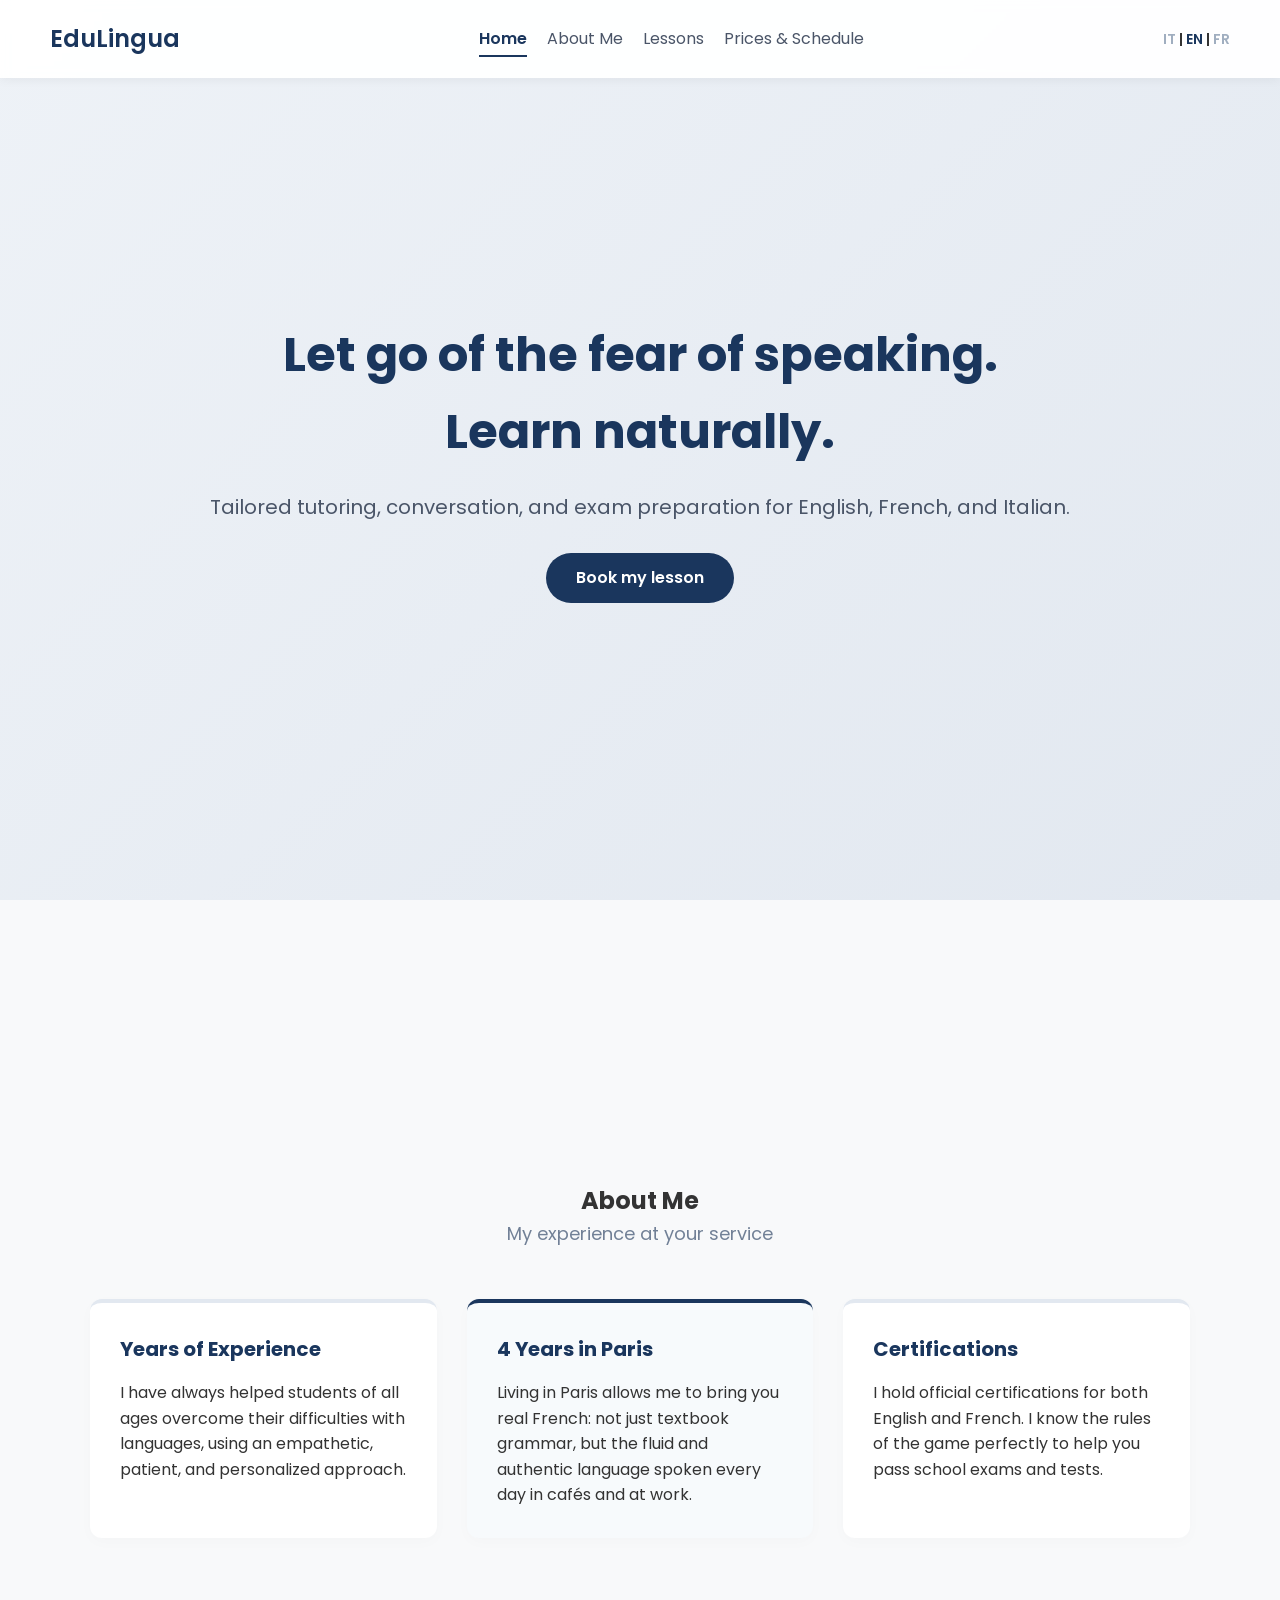
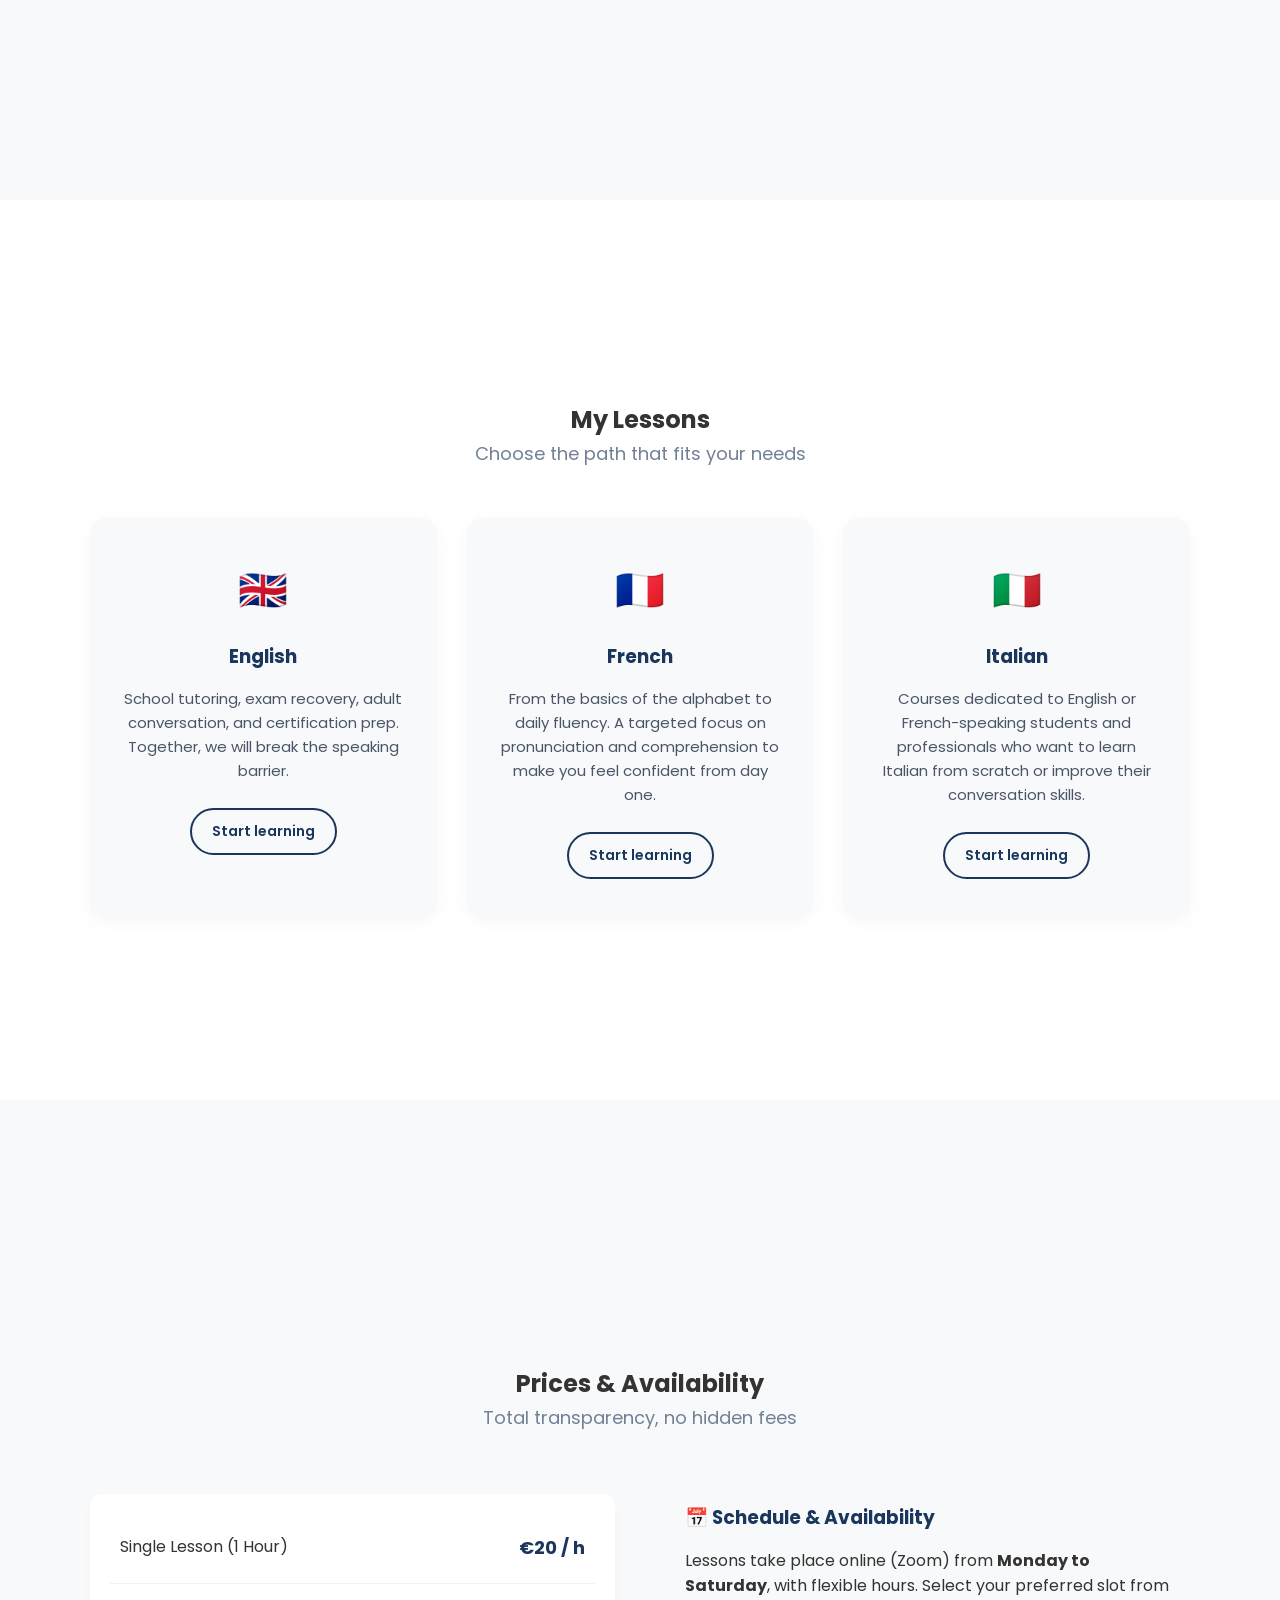
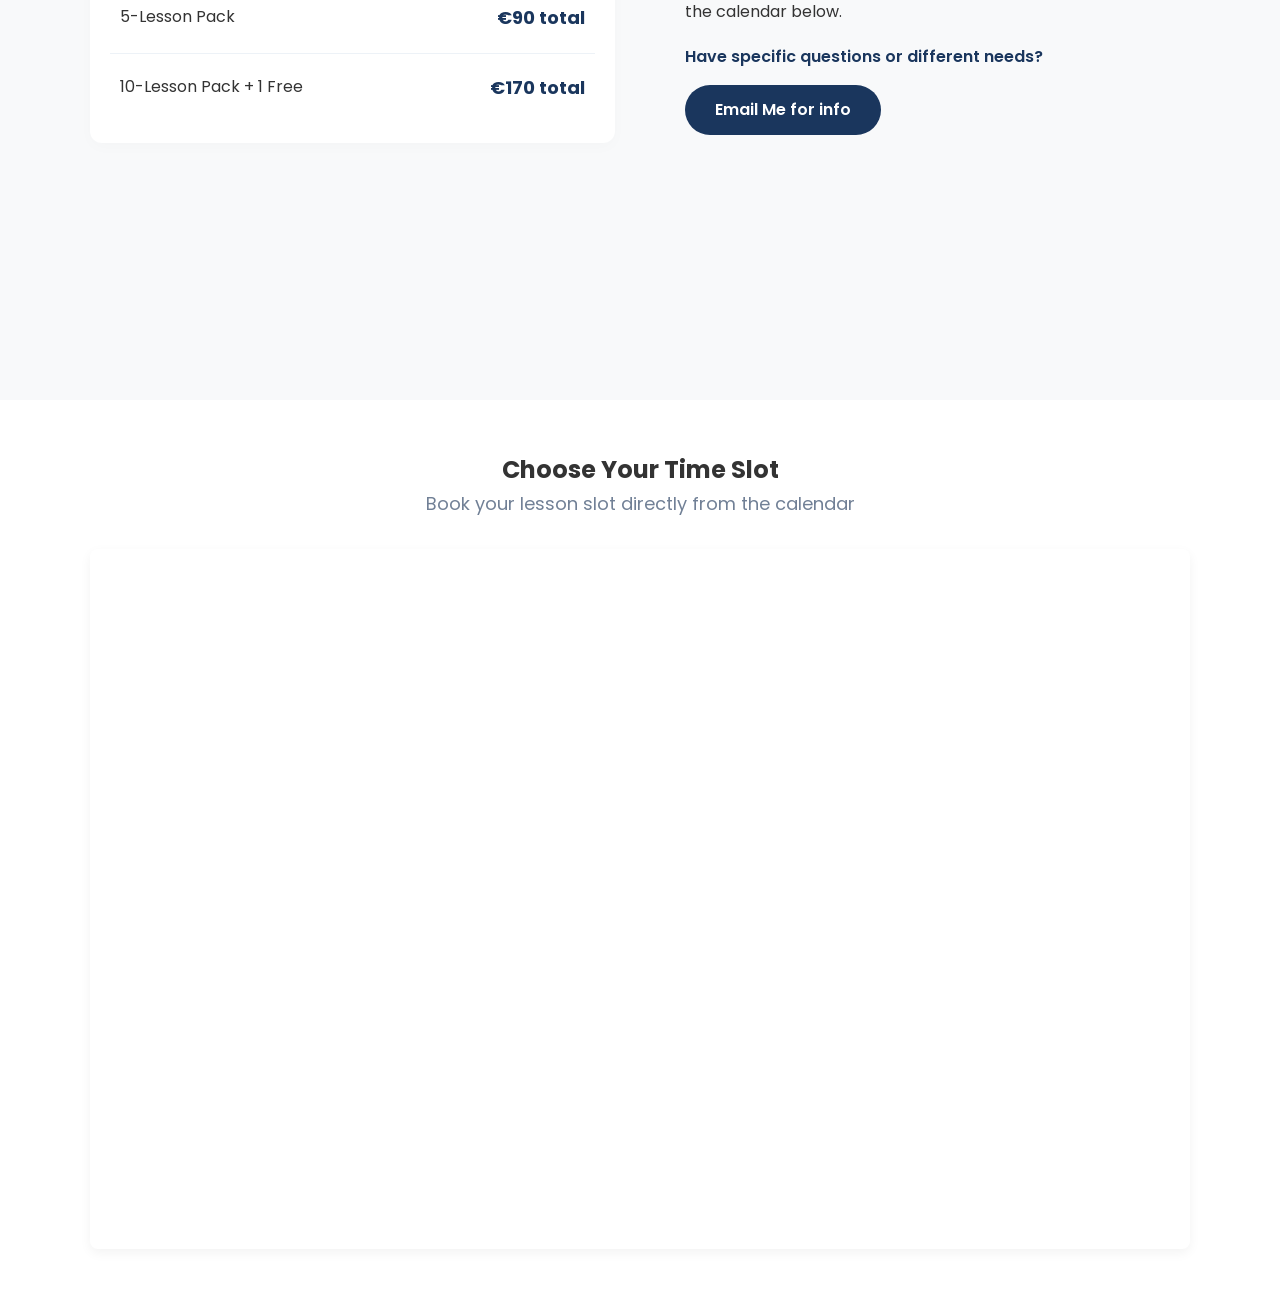
<file: index.html>
<!DOCTYPE html>
<html lang="en">
<head>
    <meta charset="UTF-8">
    <title>EduLingua</title>
    <script>
        // Questo codice rileva la lingua del browser dell'utente
        const userLang = navigator.language || navigator.userLanguage; 
        
        if (userLang.startsWith('fr')) {
            window.location.href = "index-fr.html"; // Se è francese, vai al sito in francese
        } else if (userLang.startsWith('it')) {
            window.location.href = "index-it.html"; // Se è italiano, vai al sito in italiano
        } else {
            window.location.href = "index-en.html"; // Per tutti gli altri (inglese e resto del mondo)
        }
    </script>
</head>
<body>
    </body>
</html>
</file>
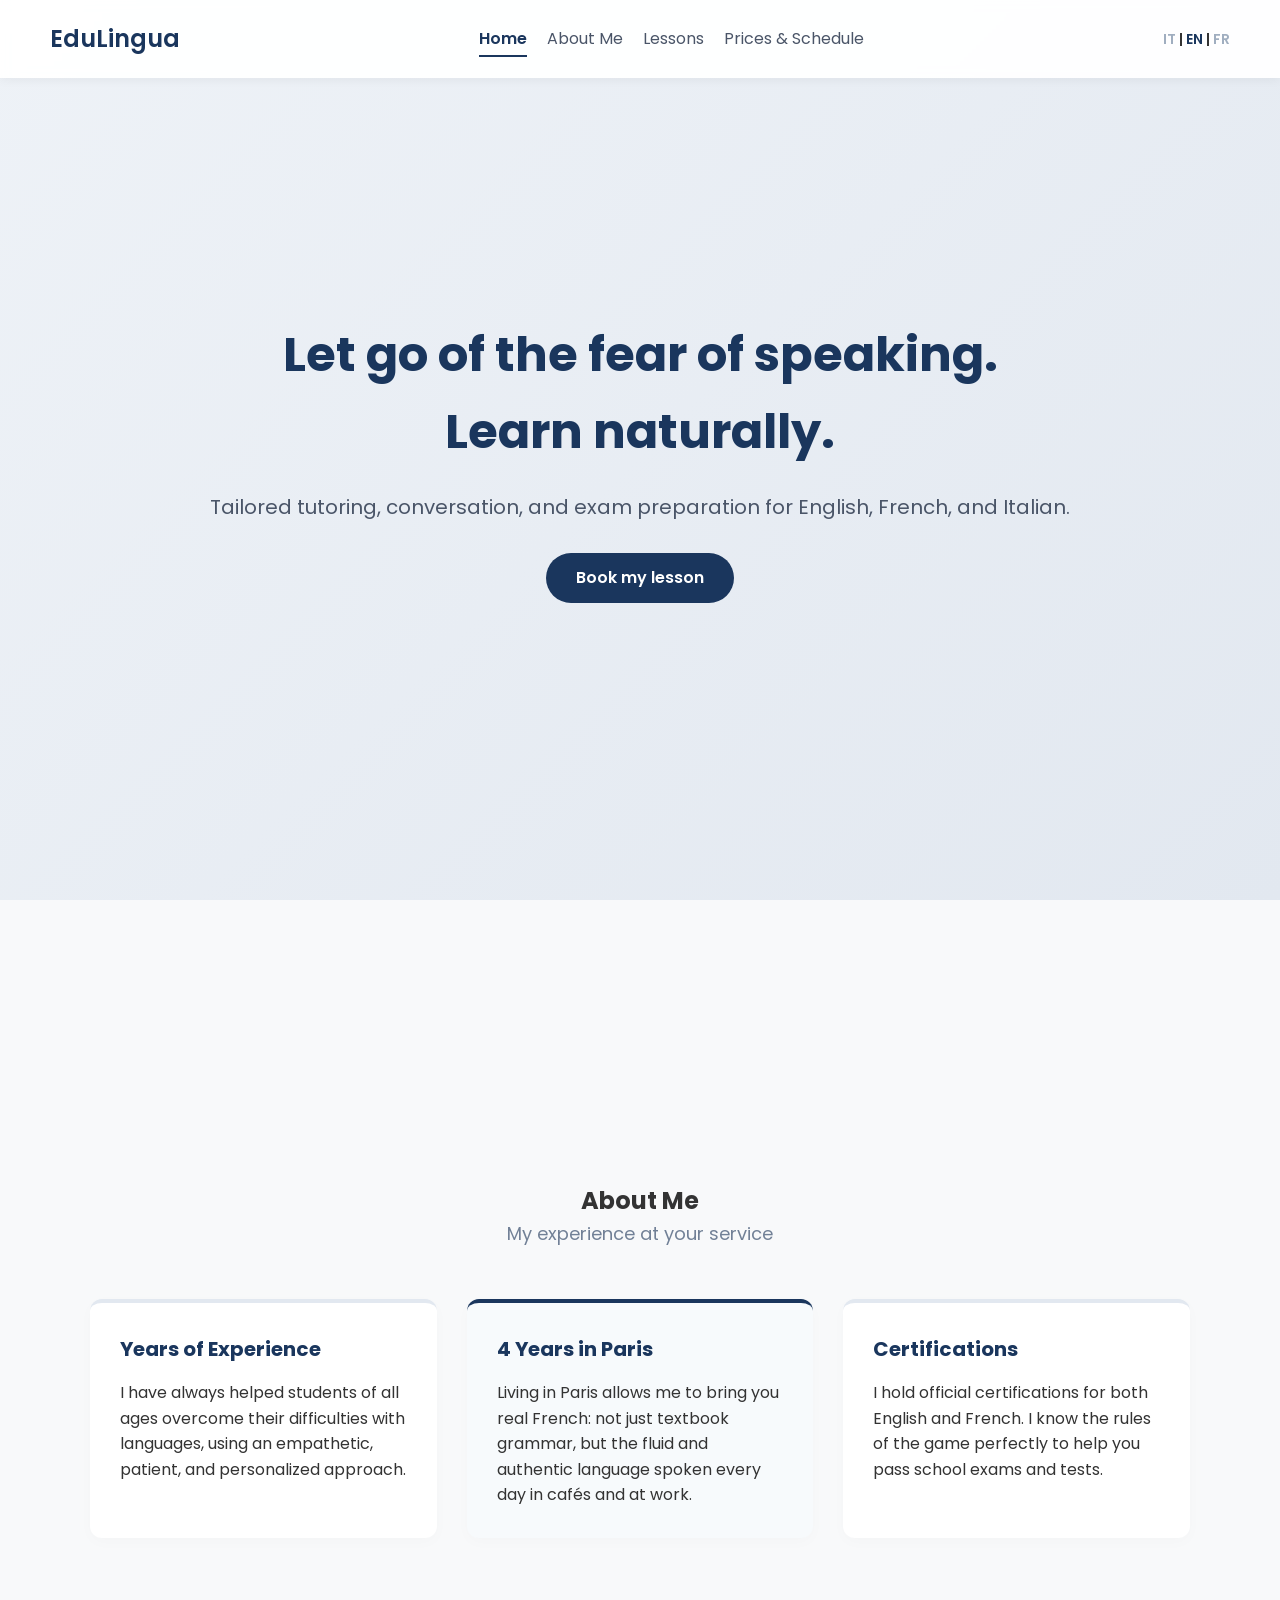
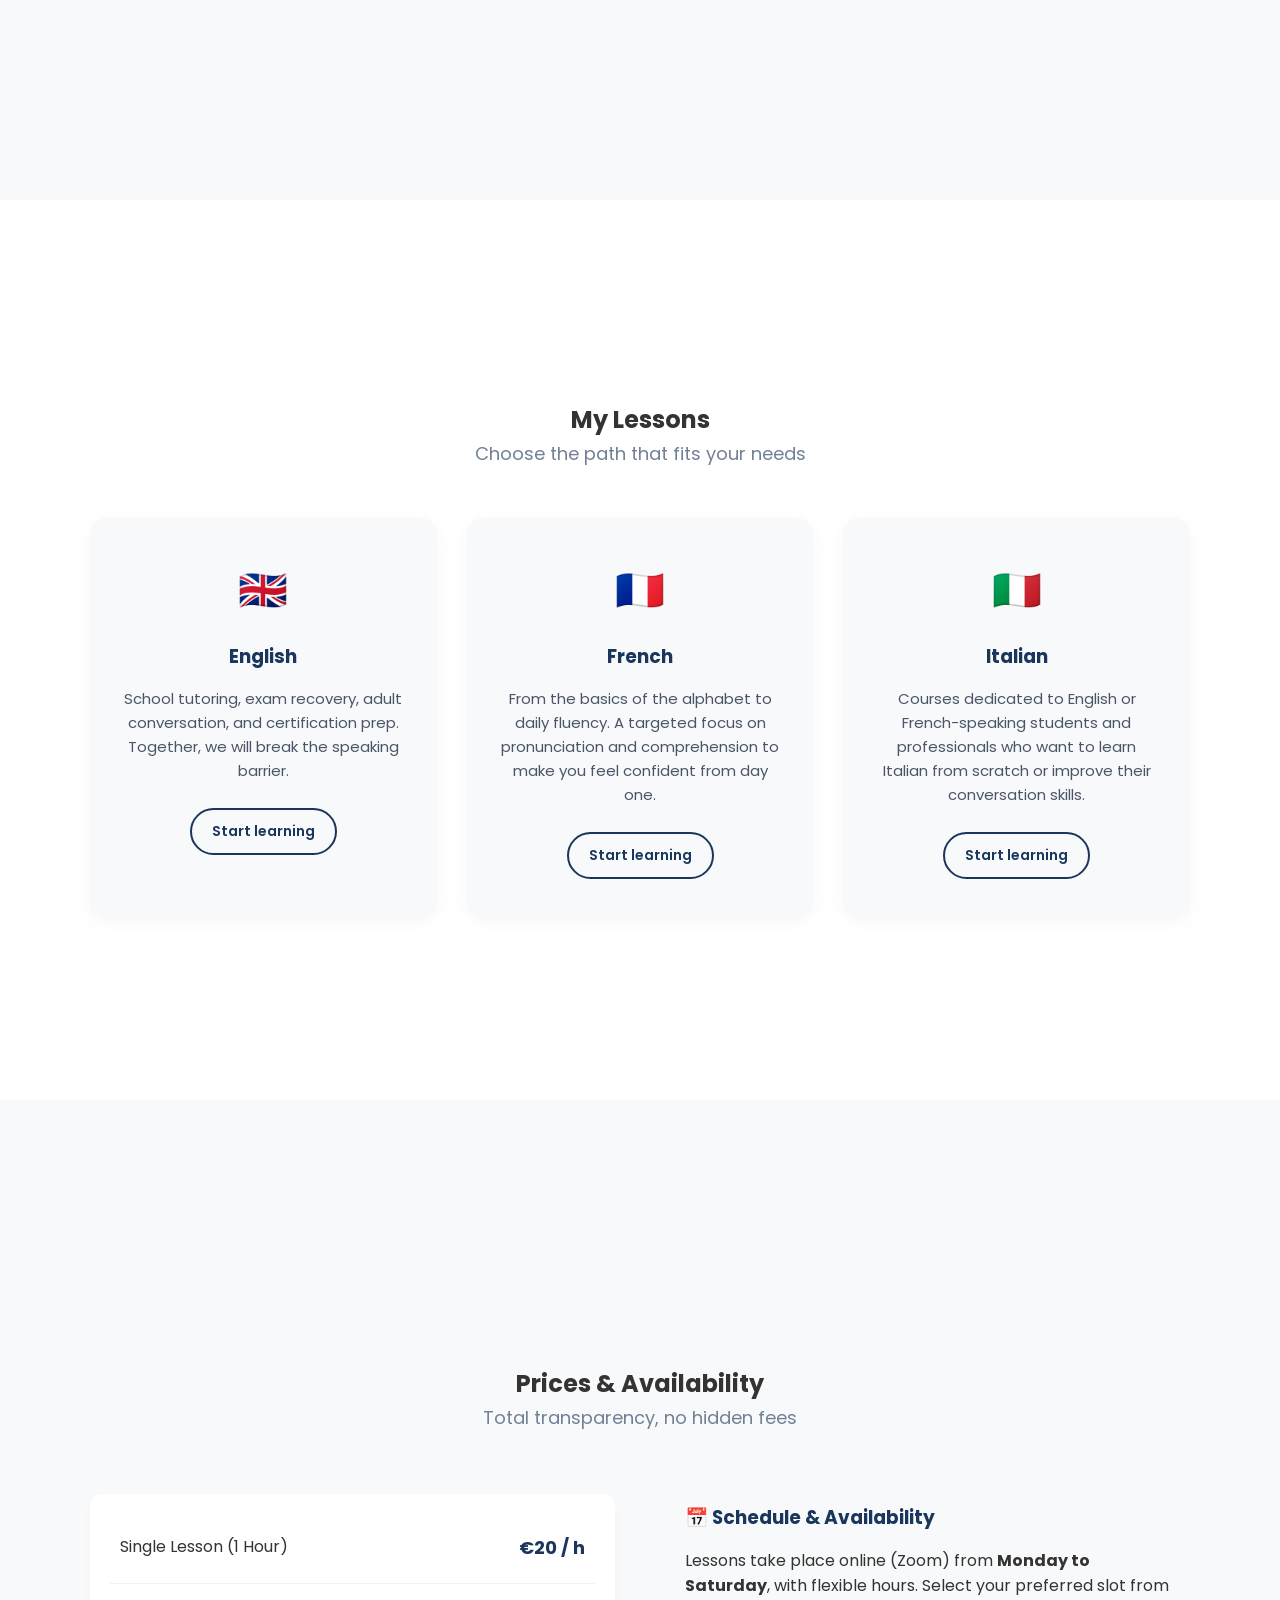
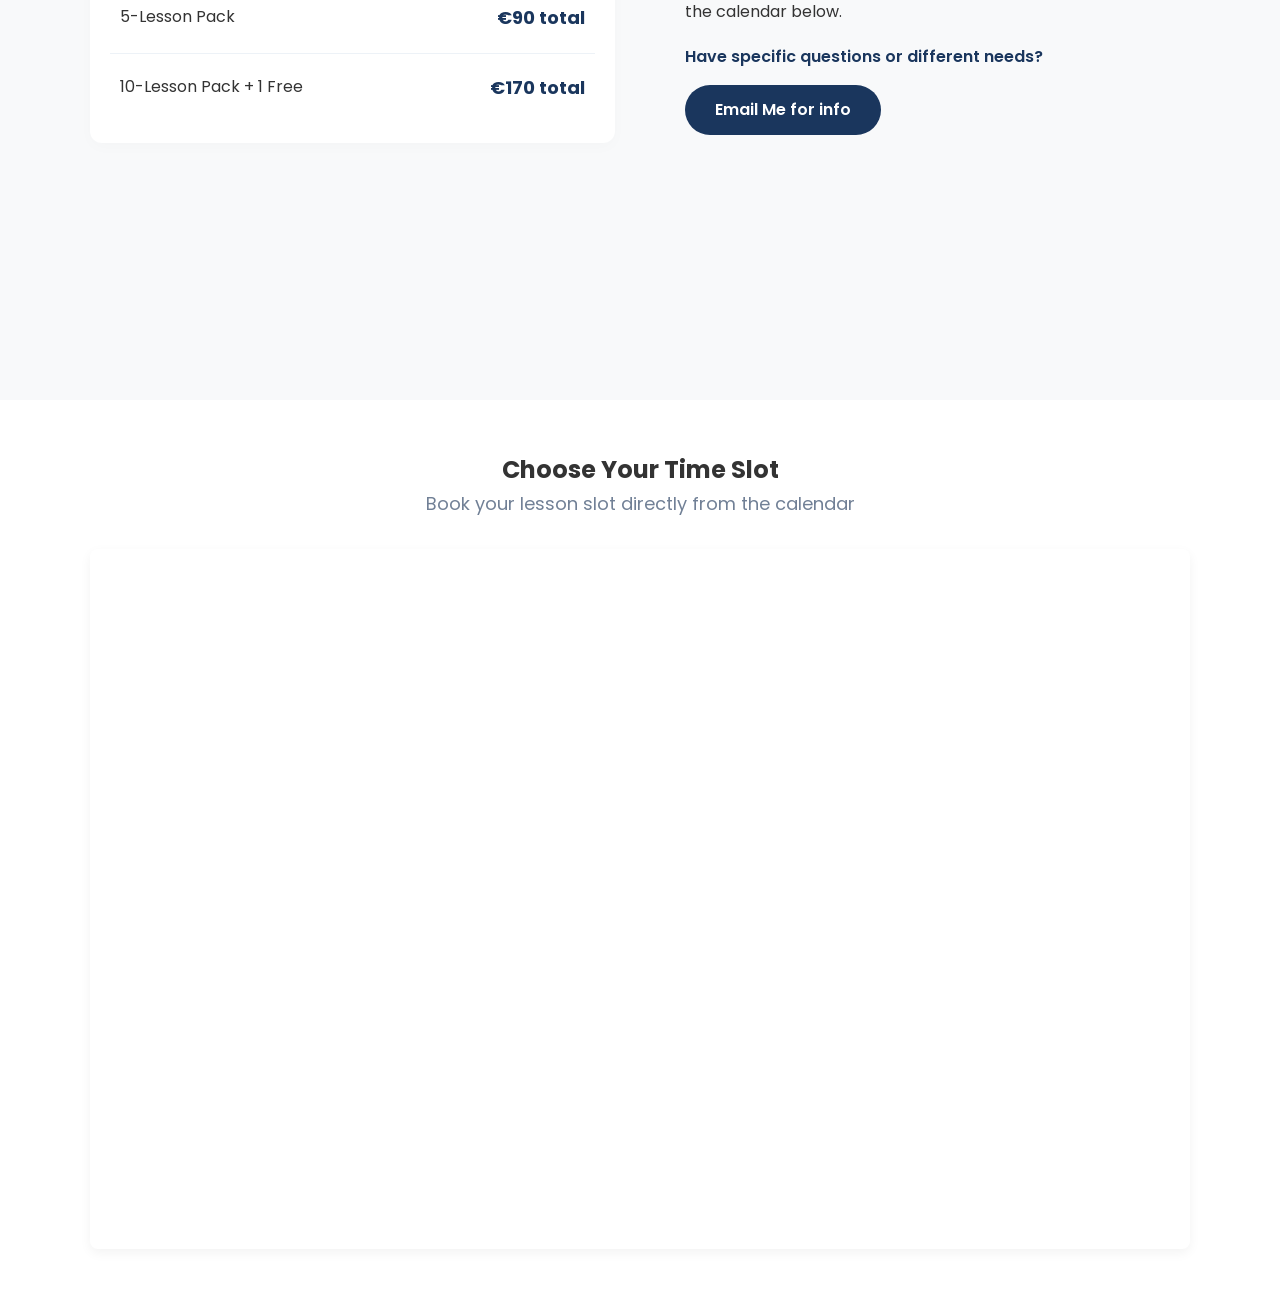
<file: index-en.html>
<!DOCTYPE html>
<html lang="en">
<head>
    <meta charset="UTF-8">
    <meta name="viewport" content="width=device-width, initial-scale=1.0">
    <title>EduLingua - Language Tutoring</title>
    <link href="https://fonts.googleapis.com/css2?family=Poppins:wght=300;400;600&display=swap" rel="stylesheet">
    <link rel="stylesheet" href="style.css">
</head>
<body>

    <nav class="navbar">
        <div class="logo">EduLingua</div>
        <ul class="nav-links">
            <li><a href="#home">Home</a></li>
            <li><a href="#chi-sono">About Me</a></li>
            <li><a href="#lezioni">Lessons</a></li>
            <li><a href="#prezzi">Prices & Schedule</a></li>
        </ul>
        <div class="lang-switch">
            <a href="index-it.html">IT</a> | 
            <span class="active-lang">EN</span> | 
            <a href="index-fr.html">FR</a>
        </div>
    </nav>

    <section id="home" class="section hero-section">
        <h1>Let go of the fear of speaking.<br>Learn naturally.</h1>
        <p>Tailored tutoring, conversation, and exam preparation for English, French, and Italian.</p>
        <a href="#prezzi" class="btn">Book my lesson</a>
    </section>

    <section id="chi-sono" class="section">
        <div class="container">
            <h2>About Me</h2>
            <p class="subtitle">My experience at your service</p>
            
            <div class="about-grid">
                <div class="about-card">
                    <h3>Years of Experience</h3>
                    <p>I have always helped students of all ages overcome their difficulties with languages, using an empathetic, patient, and personalized approach.</p>
                </div>
                <div class="about-card highlight">
                    <h3>4 Years in Paris</h3>
                    <p>Living in Paris allows me to bring you real French: not just textbook grammar, but the fluid and authentic language spoken every day in cafés and at work.</p>
                </div>
                <div class="about-card">
                    <h3>Certifications</h3>
                    <p>I hold official certifications for both English and French. I know the rules of the game perfectly to help you pass school exams and tests.</p>
                </div>
            </div>
        </div>
    </section>

    <section id="lezioni" class="section bg-light">
        <div class="container">
            <h2>My Lessons</h2>
            <p class="subtitle">Choose the path that fits your needs</p>
            
            <div class="services-grid">
                <div class="service-box">
                    <div class="icon">🇬🇧</div>
                    <h3>English</h3>
                    <p>School tutoring, exam recovery, adult conversation, and certification prep. Together, we will break the speaking barrier.</p>
                    <a href="#prezzi" class="btn-secondary">Start learning</a>
                </div>
                <div class="service-box">
                    <div class="icon">🇫🇷</div>
                    <h3>French</h3>
                    <p>From the basics of the alphabet to daily fluency. A targeted focus on pronunciation and comprehension to make you feel confident from day one.</p>
                    <a href="#prezzi" class="btn-secondary">Start learning</a>
                </div>
                <div class="service-box">
                    <div class="icon">🇮🇹</div>
                    <h3>Italian</h3>
                    <p>Courses dedicated to English or French-speaking students and professionals who want to learn Italian from scratch or improve their conversation skills.</p>
                    <a href="#prezzi" class="btn-secondary">Start learning</a>
                </div>
            </div>
        </div>
    </section>

    <section id="prezzi" class="section">
        <div class="container">
            <h2>Prices & Availability</h2>
            <p class="subtitle">Total transparency, no hidden fees</p>
            
            <div class="pricing-container">
                <div class="price-table">
                    <div class="price-row">
                        <span>Single Lesson (1 Hour)</span>
                        <strong>€20 / h</strong>
                    </div>
                    <div class="price-row">
                        <span>5-Lesson Pack</span>
                        <strong>€90 total</strong>
                    </div>
                    <div class="price-row">
                        <span>10-Lesson Pack + 1 Free</span>
                        <strong>€170 total</strong>
                    </div>
                </div>
                
                <div class="info-box">
                    <h3>📅 Schedule & Availability</h3>
                    <p>Lessons take place online (Zoom) from <strong>Monday to Saturday</strong>, with flexible hours. Select your preferred slot from the calendar below.</p>
                    <p class="cta-text">Have specific questions or different needs?</p>
                    <a href="mailto:tgalimberti732@gmail.com" class="btn">Email Me for info</a>
                </div>
            </div>
        </div>
    </section>

    <section id="calendly-section" class="section bg-light" style="padding: 40px 0;">
        <div class="container" style="text-align: center;">
            <h2>Choose Your Time Slot</h2>
            <p class="subtitle" style="margin-bottom: 30px;">Book your lesson slot directly from the calendar</p>
            
            <div class="calendly-inline-widget" data-url="https://calendly.com/tgalimberti732" style="min-width:320px; height:700px; border-radius: 8px; overflow: hidden; box-shadow: 0 4px 12px rgba(0,0,0,0.05);"></div>
            <script type="text/javascript" src="https://assets.calendly.com/assets/external/widget.js" async></script>
        </div>
    </section>
    <script>
        const sections = document.querySelectorAll('.section, #calendly-section');
        const navLinks = document.querySelectorAll('.nav-links a');

        window.addEventListener('scroll', () => {
            let current = '';
            
            sections.forEach(section => {
                const sectionTop = section.offsetTop;
                if (pageYOffset >= sectionTop - 150) {
                    current = section.getAttribute('id');
                }
            });

            navLinks.forEach(link => {
                link.classList.remove('active');
                if (link.getAttribute('href').includes(current)) {
                    link.classList.add('active');
                }
            });
        });
    </script>
</body>
</html>
</file>
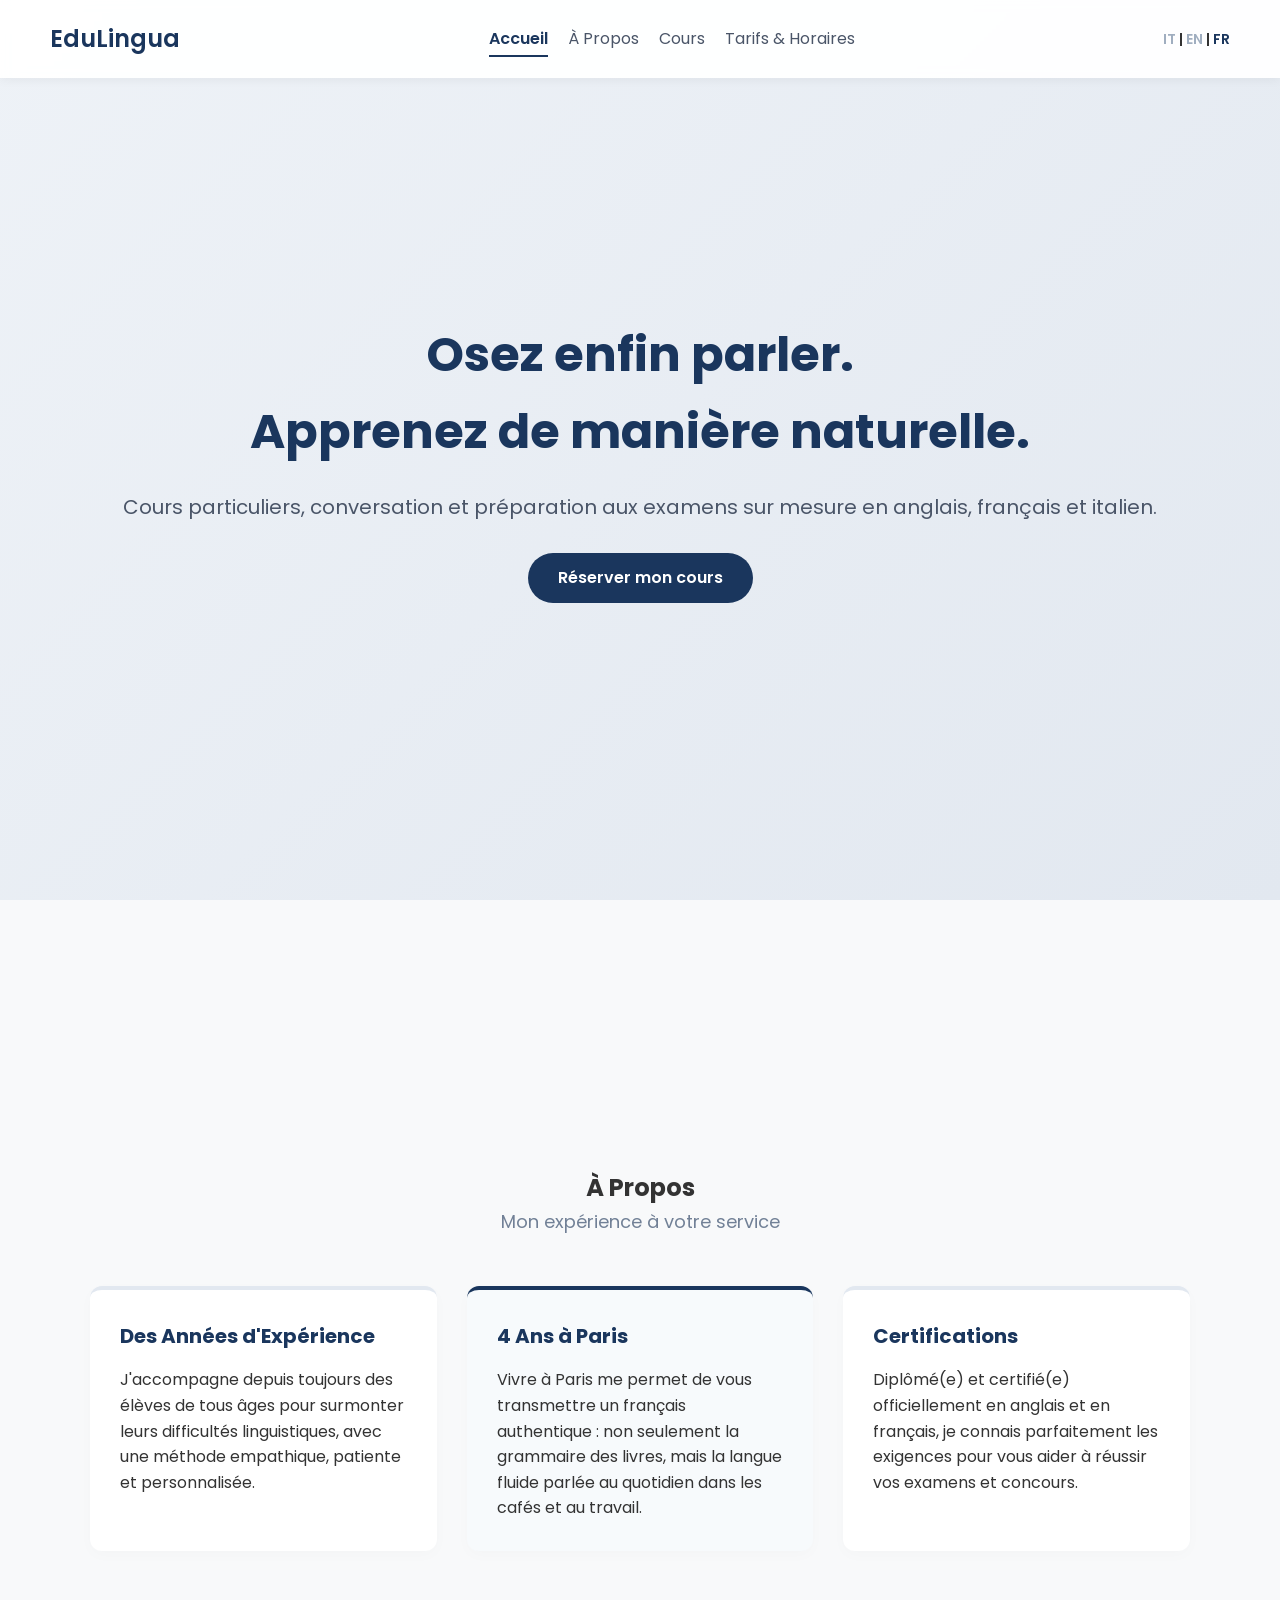
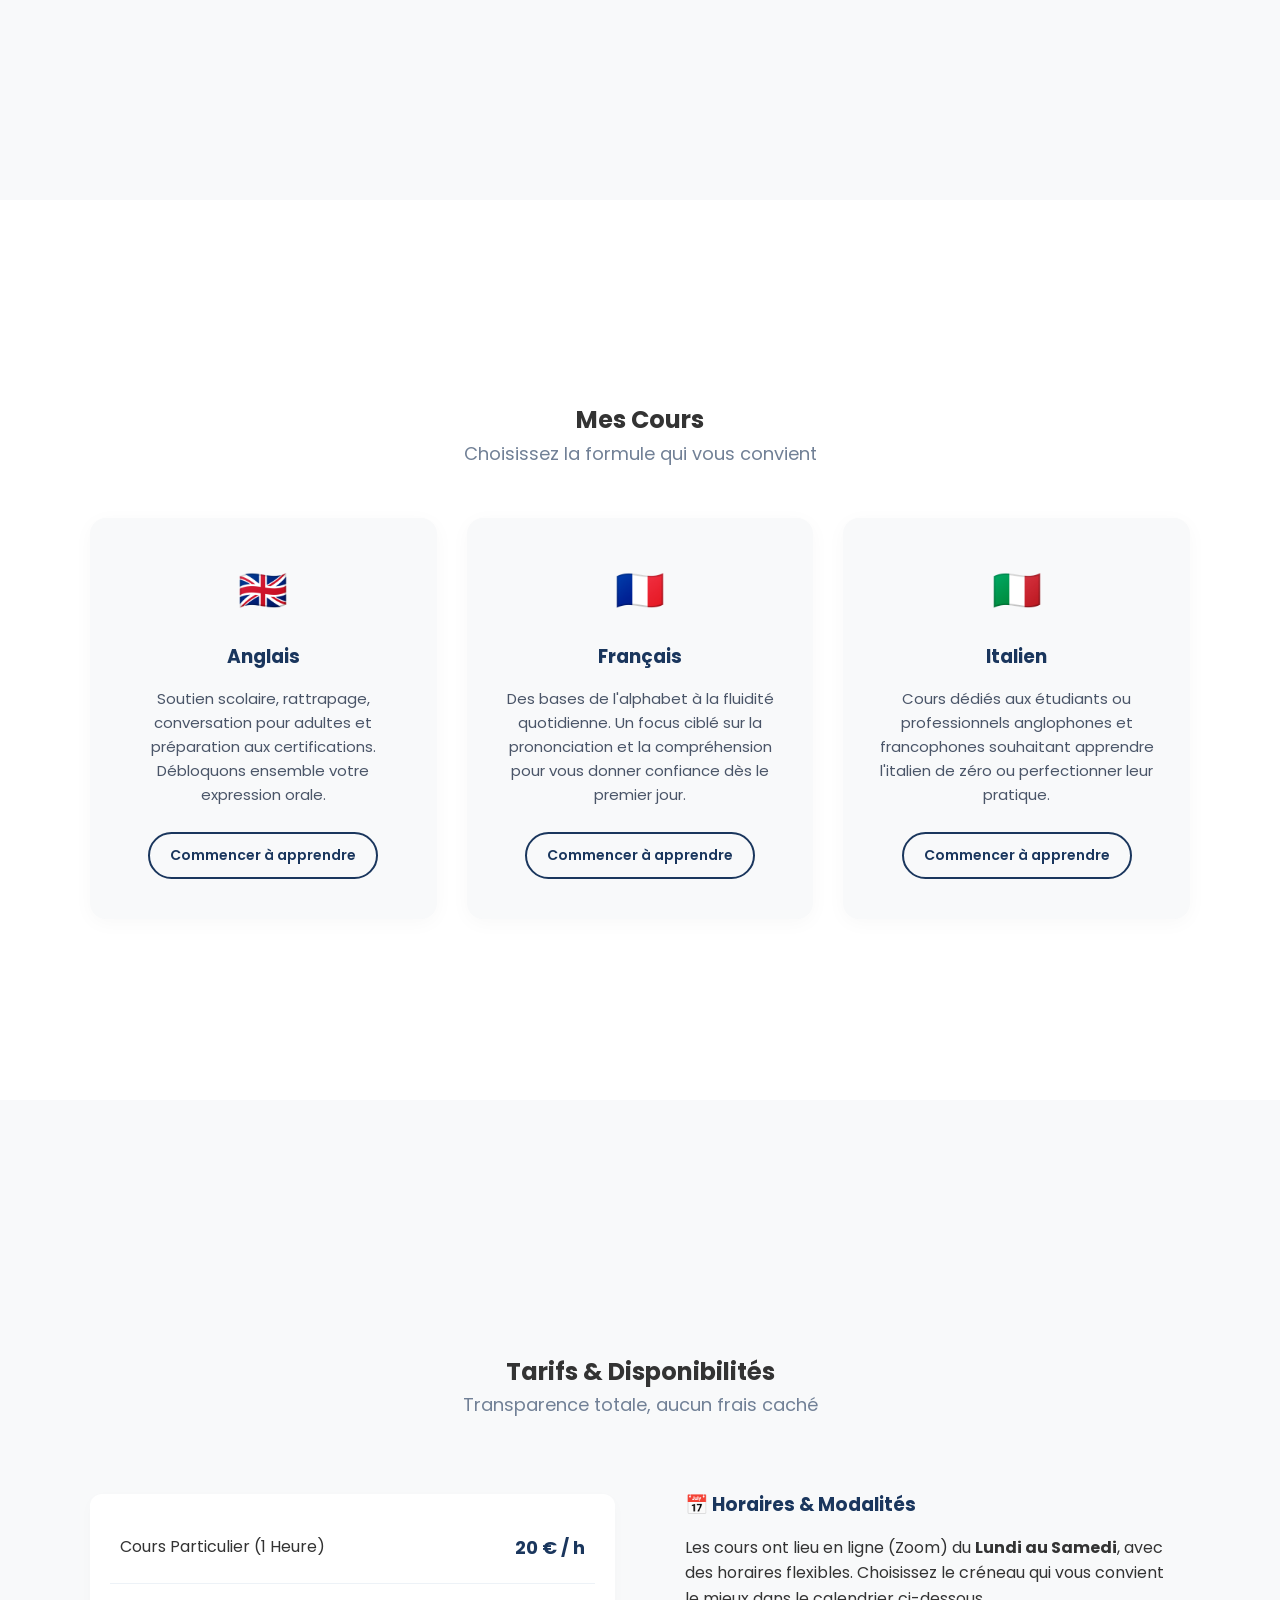
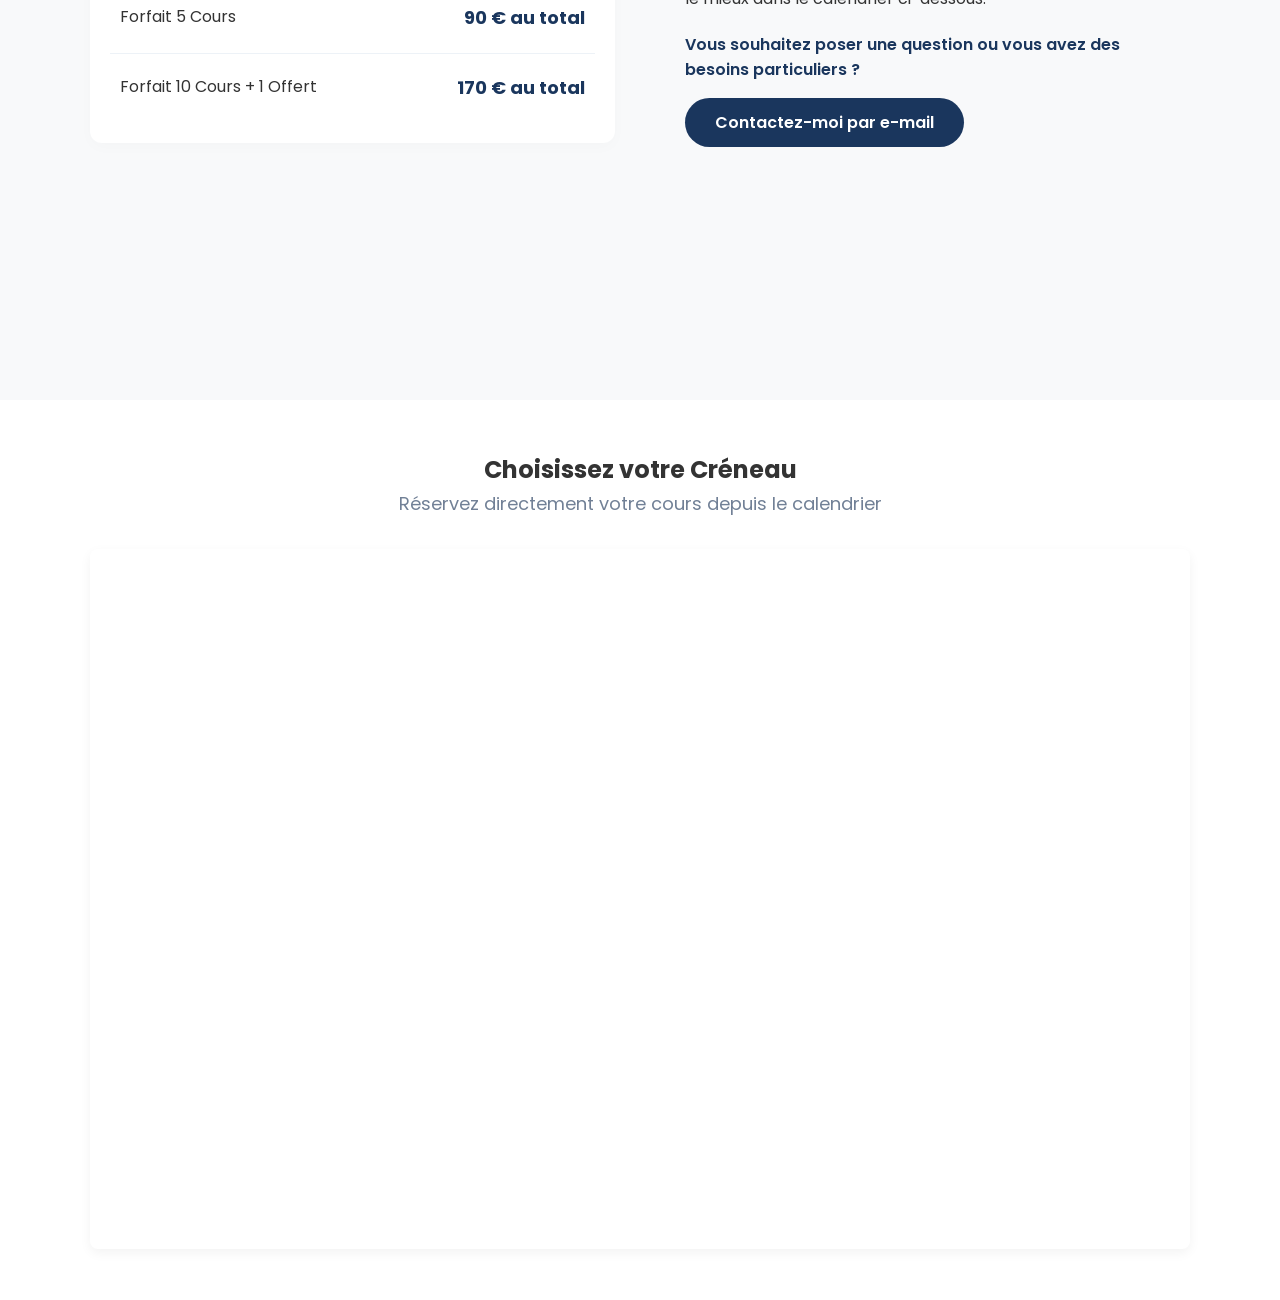
<file: index-fr.html>
<!DOCTYPE html>
<html lang="fr">
<head>
    <meta charset="UTF-8">
    <meta name="viewport" content="width=device-width, initial-scale=1.0">
    <title>EduLingua - Cours de Langues</title>
    <link href="https://fonts.googleapis.com/css2?family=Poppins:wght=300;400;600&display=swap" rel="stylesheet">
    <link rel="stylesheet" href="style.css">
</head>
<body>

    <nav class="navbar">
        <div class="logo">EduLingua</div>
        <ul class="nav-links">
            <li><a href="#home">Accueil</a></li>
            <li><a href="#chi-sono">À Propos</a></li>
            <li><a href="#lezioni">Cours</a></li>
            <li><a href="#prezzi">Tarifs & Horaires</a></li>
        </ul>
        <div class="lang-switch">
            <a href="index-it.html">IT</a> | 
            <a href="index-en.html">EN</a> | 
            <span class="active-lang">FR</span>
        </div>
    </nav>

    <section id="home" class="section hero-section">
        <h1>Osez enfin parler.<br>Apprenez de manière naturelle.</h1>
        <p>Cours particuliers, conversation et préparation aux examens sur mesure en anglais, français et italien.</p>
        <a href="#prezzi" class="btn">Réserver mon cours</a>
    </section>

    <section id="chi-sono" class="section">
        <div class="container">
            <h2>À Propos</h2>
            <p class="subtitle">Mon expérience à votre service</p>
            
            <div class="about-grid">
                <div class="about-card">
                    <h3>Des Années d'Expérience</h3>
                    <p>J'accompagne depuis toujours des élèves de tous âges pour surmonter leurs difficultés linguistiques, avec une méthode empathique, patiente et personnalisée.</p>
                </div>
                <div class="about-card highlight">
                    <h3>4 Ans à Paris</h3>
                    <p>Vivre à Paris me permet de vous transmettre un français authentique : non seulement la grammaire des livres, mais la langue fluide parlée au quotidien dans les cafés et au travail.</p>
                </div>
                <div class="about-card">
                    <h3>Certifications</h3>
                    <p>Diplômé(e) et certifié(e) officiellement en anglais et en français, je connais parfaitement les exigences pour vous aider à réussir vos examens et concours.</p>
                </div>
            </div>
        </div>
    </section>

    <section id="lezioni" class="section bg-light">
        <div class="container">
            <h2>Mes Cours</h2>
            <p class="subtitle">Choisissez la formule qui vous convient</p>
            
            <div class="services-grid">
                <div class="service-box">
                    <div class="icon">🇬🇧</div>
                    <h3>Anglais</h3>
                    <p>Soutien scolaire, rattrapage, conversation pour adultes et préparation aux certifications. Débloquons ensemble votre expression orale.</p>
                    <a href="#prezzi" class="btn-secondary">Commencer à apprendre</a>
                </div>
                <div class="service-box">
                    <div class="icon">🇫🇷</div>
                    <h3>Français</h3>
                    <p>Des bases de l'alphabet à la fluidité quotidienne. Un focus ciblé sur la prononciation et la compréhension pour vous donner confiance dès le premier jour.</p>
                    <a href="#prezzi" class="btn-secondary">Commencer à apprendre</a>
                </div>
                <div class="service-box">
                    <div class="icon">🇮🇹</div>
                    <h3>Italien</h3>
                    <p>Cours dédiés aux étudiants ou professionnels anglophones et francophones souhaitant apprendre l'italien de zéro ou perfectionner leur pratique.</p>
                    <a href="#prezzi" class="btn-secondary">Commencer à apprendre</a>
                </div>
            </div>
        </div>
    </section>

    <section id="prezzi" class="section">
        <div class="container">
            <h2>Tarifs & Disponibilités</h2>
            <p class="subtitle">Transparence totale, aucun frais caché</p>
            
            <div class="pricing-container">
                <div class="price-table">
                    <div class="price-row">
                        <span>Cours Particulier (1 Heure)</span>
                        <strong>20 € / h</strong>
                    </div>
                    <div class="price-row">
                        <span>Forfait 5 Cours</span>
                        <strong>90 € au total</strong>
                    </div>
                    <div class="price-row">
                        <span>Forfait 10 Cours + 1 Offert</span>
                        <strong>170 € au total</strong>
                    </div>
                </div>
                
                <div class="info-box">
                    <h3>📅 Horaires & Modalités</h3>
                    <p>Les cours ont lieu en ligne (Zoom) du <strong>Lundi au Samedi</strong>, avec des horaires flexibles. Choisissez le créneau qui vous convient le mieux dans le calendrier ci-dessous.</p>
                    <p class="cta-text">Vous souhaitez poser une question ou vous avez des besoins particuliers ?</p>
                    <a href="mailto:tgalimberti732@gmail.com" class="btn">Contactez-moi par e-mail</a>
                </div>
            </div>
        </div>
    </section>

    <section id="calendly-section" class="section bg-light" style="padding: 40px 0;">
        <div class="container" style="text-align: center;">
            <h2>Choisissez votre Créneau</h2>
            <p class="subtitle" style="margin-bottom: 30px;">Réservez directement votre cours depuis le calendrier</p>
            
            <div class="calendly-inline-widget" data-url="https://calendly.com/tgalimberti732" style="min-width:320px; height:700px; border-radius: 8px; overflow: hidden; box-shadow: 0 4px 12px rgba(0,0,0,0.05);"></div>
            <script type="text/javascript" src="https://assets.calendly.com/assets/external/widget.js" async></script>
        </div>
    </section>
    <script>
        const sections = document.querySelectorAll('.section, #calendly-section');
        const navLinks = document.querySelectorAll('.nav-links a');

        window.addEventListener('scroll', () => {
            let current = '';
            
            sections.forEach(section => {
                const sectionTop = section.offsetTop;
                if (pageYOffset >= sectionTop - 150) {
                    current = section.getAttribute('id');
                }
            });

            navLinks.forEach(link => {
                link.classList.remove('active');
                if (link.getAttribute('href').includes(current)) {
                    link.classList.add('active');
                }
            });
        });
    </script>
</body>
</html>
</file>
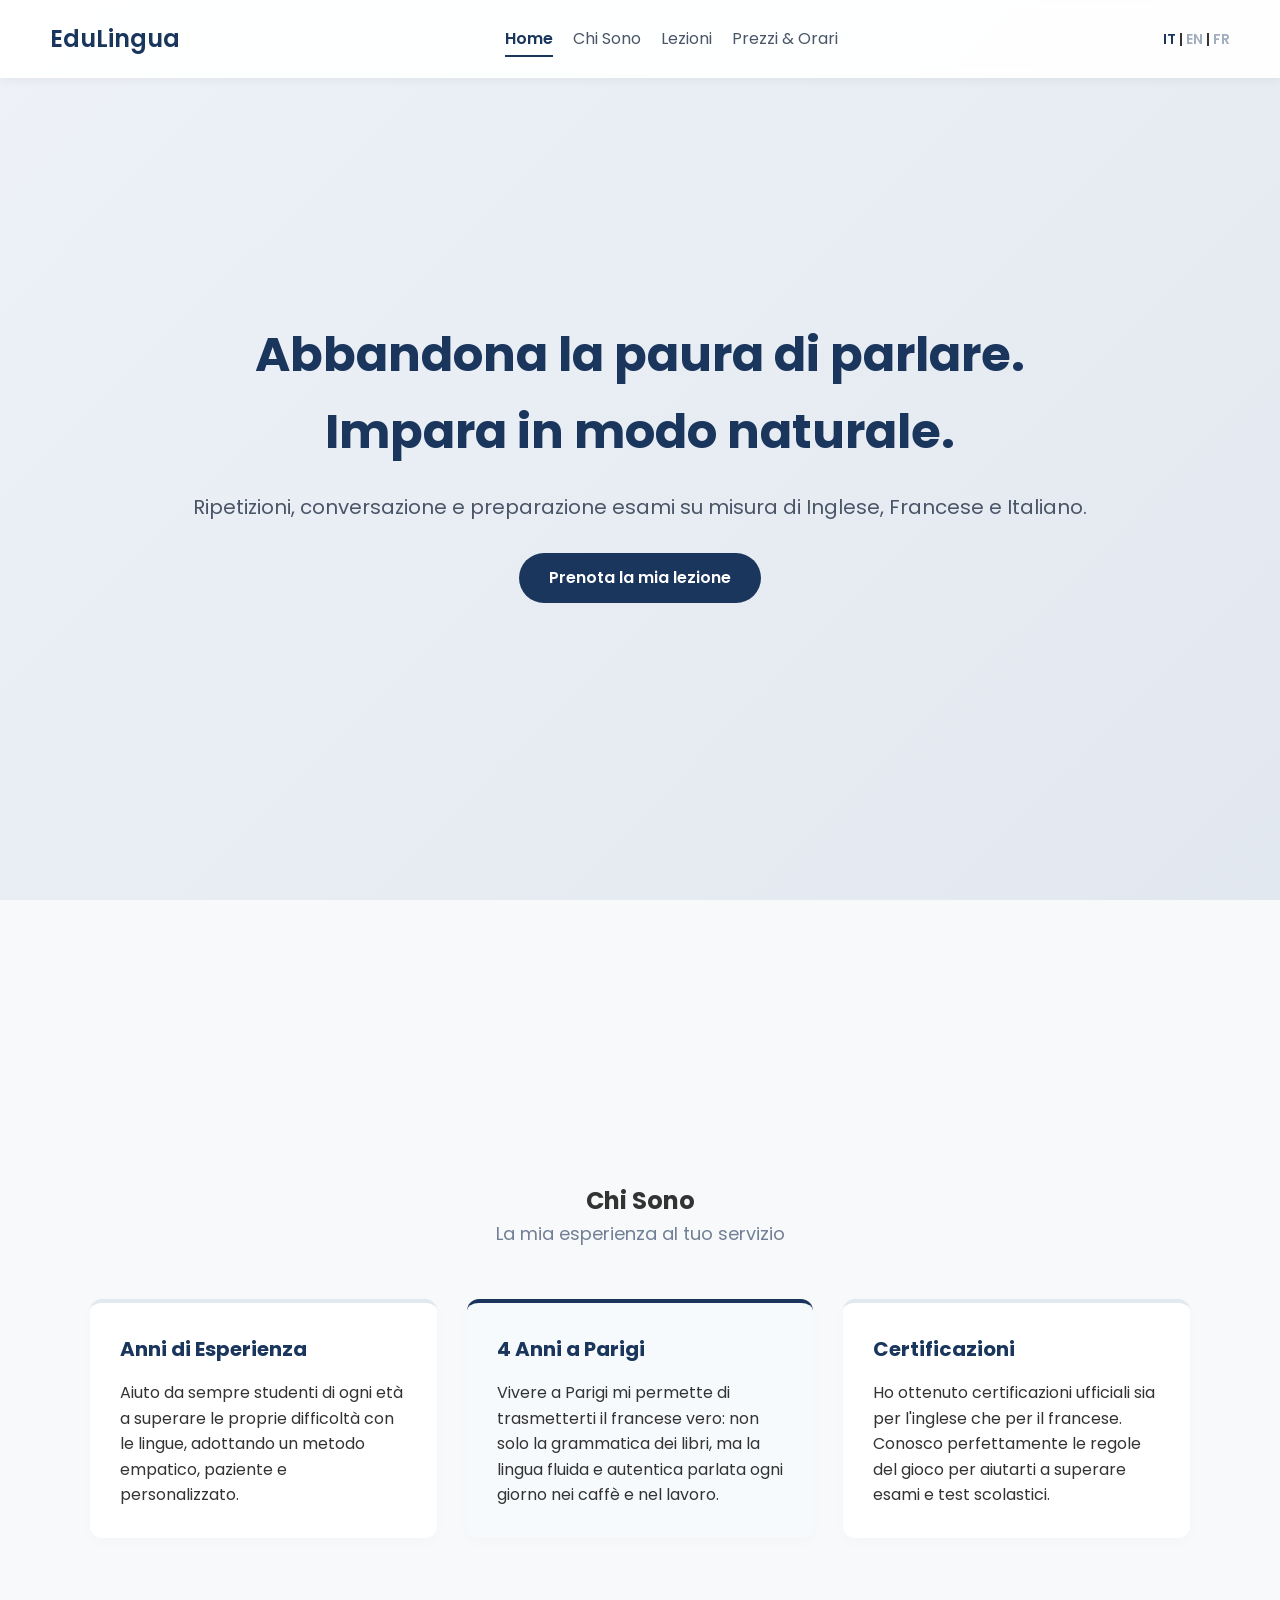
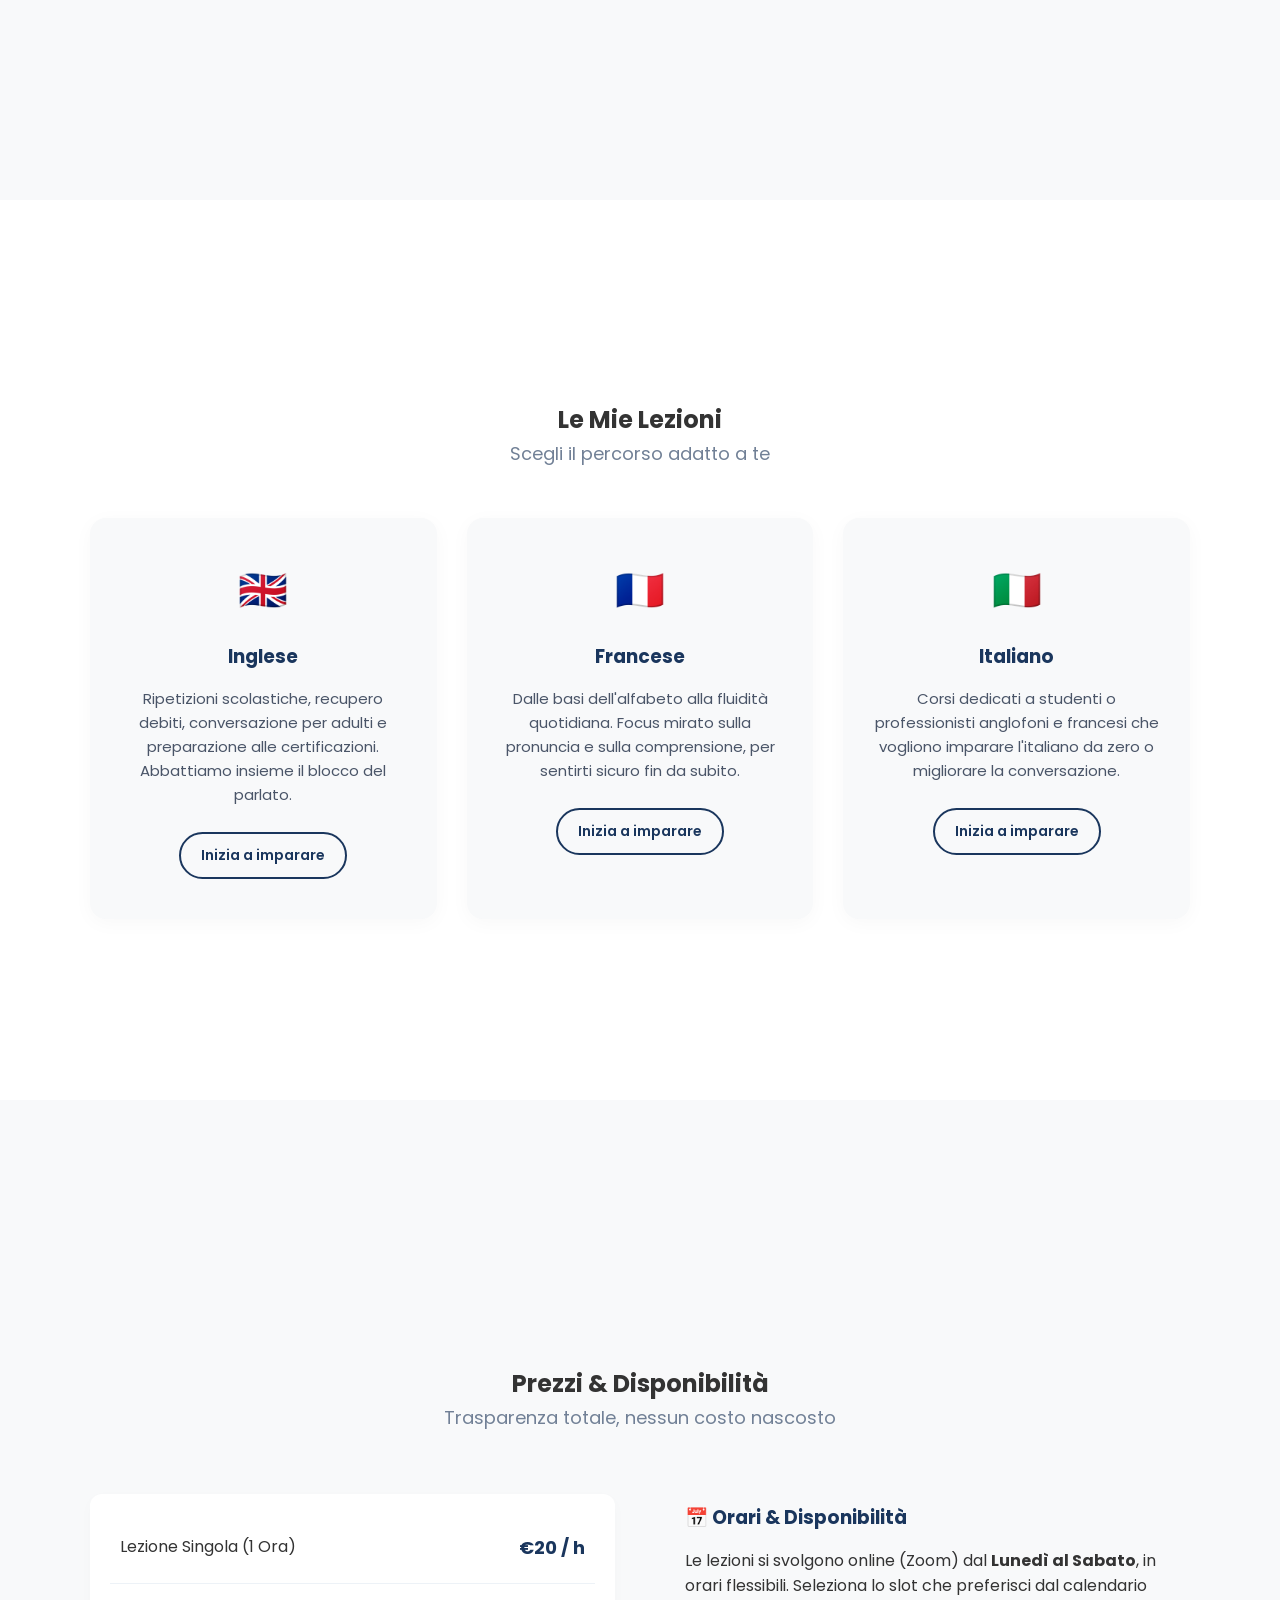
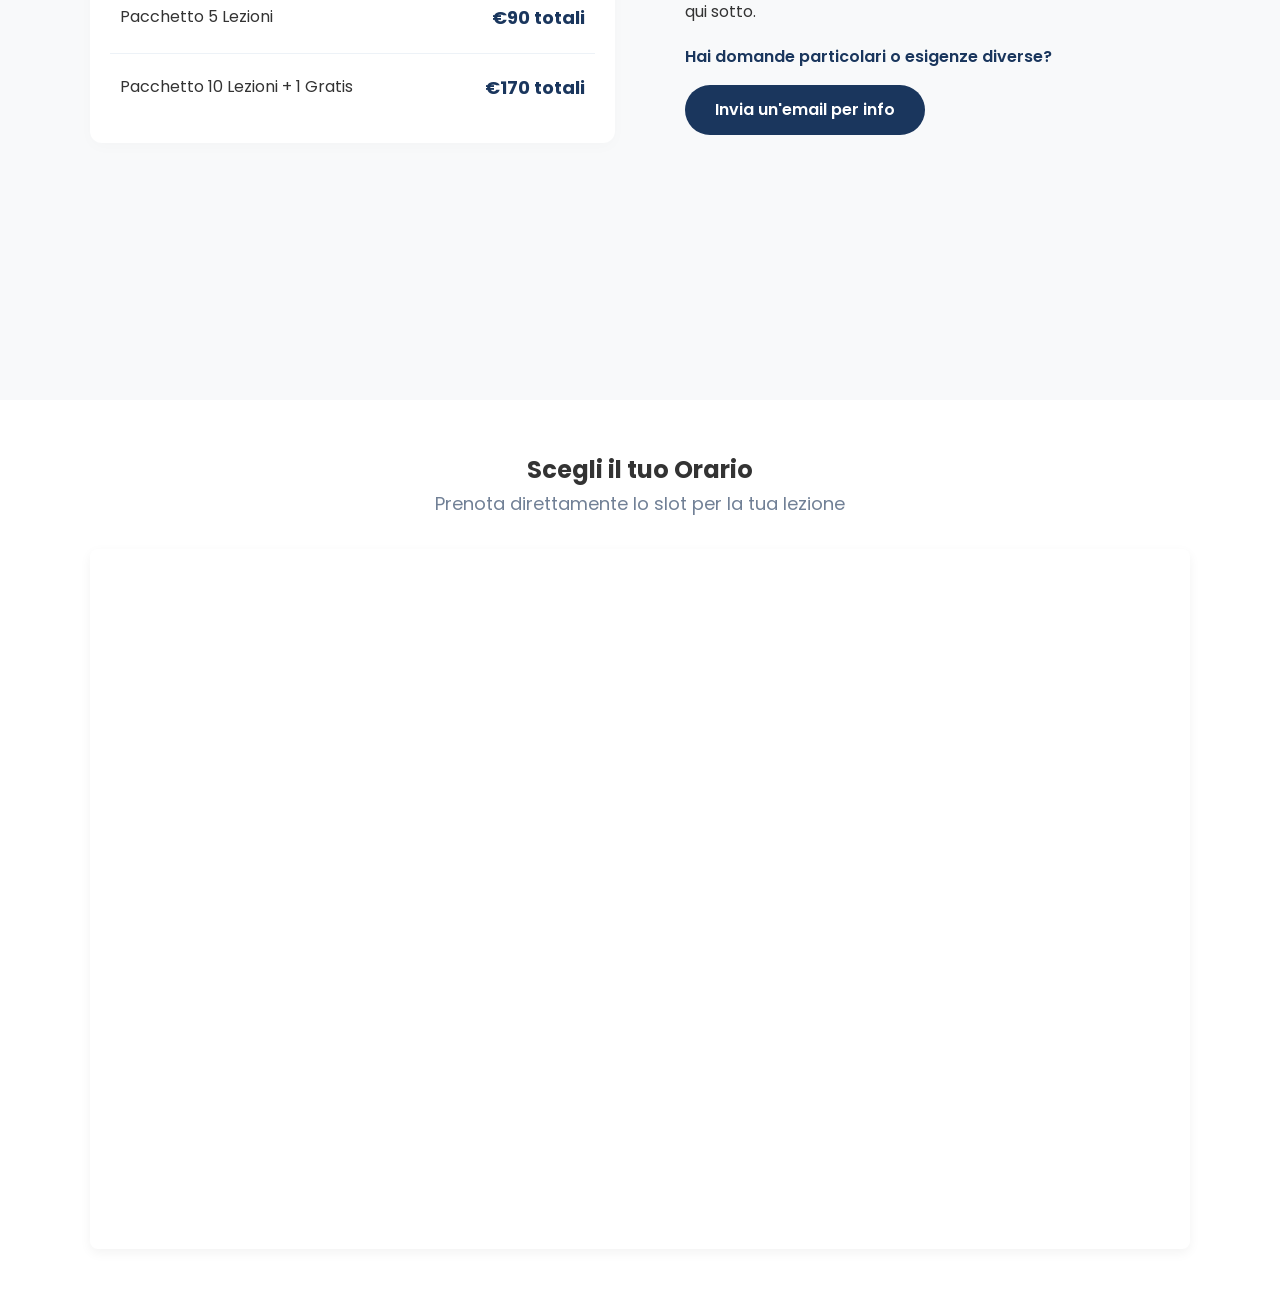
<file: index-it.html>
<!DOCTYPE html>
<html lang="it">
<head>
    <meta charset="UTF-8">
    <meta name="viewport" content="width=device-width, initial-scale=1.0">
    <title>EduLingua - Ripetizioni di Lingue</title>
    <link href="https://fonts.googleapis.com/css2?family=Poppins:wght=300;400;600&display=swap" rel="stylesheet">
    <link rel="stylesheet" href="style.css">
</head>
<body>

    <nav class="navbar">
        <div class="logo">EduLingua</div>
        <ul class="nav-links">
            <li><a href="#home">Home</a></li>
            <li><a href="#chi-sono">Chi Sono</a></li>
            <li><a href="#lezioni">Lezioni</a></li>
            <li><a href="#prezzi">Prezzi & Orari</a></li>
        </ul>
        <div class="lang-switch">
            <span class="active-lang">IT</span> | 
            <a href="index-en.html">EN</a> | 
            <a href="index-fr.html">FR</a>
        </div>
    </nav>

    <section id="home" class="section hero-section">
        <h1>Abbandona la paura di parlare.<br>Impara in modo naturale.</h1>
        <p>Ripetizioni, conversazione e preparazione esami su misura di Inglese, Francese e Italiano.</p>
        <a href="#prezzi" class="btn">Prenota la mia lezione</a>
    </section>

    <section id="chi-sono" class="section">
        <div class="container">
            <h2>Chi Sono</h2>
            <p class="subtitle">La mia esperienza al tuo servizio</p>
            
            <div class="about-grid">
                <div class="about-card">
                    <h3>Anni di Esperienza</h3>
                    <p>Aiuto da sempre studenti di ogni età a superare le proprie difficoltà con le lingue, adottando un metodo empatico, paziente e personalizzato.</p>
                </div>
                <div class="about-card highlight">
                    <h3>4 Anni a Parigi</h3>
                    <p>Vivere a Parigi mi permette di trasmetterti il francese vero: non solo la grammatica dei libri, ma la lingua fluida e autentica parlata ogni giorno nei caffè e nel lavoro.</p>
                </div>
                <div class="about-card">
                    <h3>Certificazioni</h3>
                    <p>Ho ottenuto certificazioni ufficiali sia per l'inglese che per il francese. Conosco perfettamente le regole del gioco per aiutarti a superare esami e test scolastici.</p>
                </div>
            </div>
        </div>
    </section>

    <section id="lezioni" class="section bg-light">
        <div class="container">
            <h2>Le Mie Lezioni</h2>
            <p class="subtitle">Scegli il percorso adatto a te</p>
            
            <div class="services-grid">
                <div class="service-box">
                    <div class="icon">🇬🇧</div>
                    <h3>Inglese</h3>
                    <p>Ripetizioni scolastiche, recupero debiti, conversazione per adulti e preparazione alle certificazioni. Abbattiamo insieme il blocco del parlato.</p>
                    <a href="#prezzi" class="btn-secondary">Inizia a imparare</a>
                </div>
                <div class="service-box">
                    <div class="icon">🇫🇷</div>
                    <h3>Francese</h3>
                    <p>Dalle basi dell'alfabeto alla fluidità quotidiana. Focus mirato sulla pronuncia e sulla comprensione, per sentirti sicuro fin da subito.</p>
                    <a href="#prezzi" class="btn-secondary">Inizia a imparare</a>
                </div>
                <div class="service-box">
                    <div class="icon">🇮🇹</div>
                    <h3>Italiano</h3>
                    <p>Corsi dedicati a studenti o professionisti anglofoni e francesi che vogliono imparare l'italiano da zero o migliorare la conversazione.</p>
                    <a href="#prezzi" class="btn-secondary">Inizia a imparare</a>
                </div>
            </div>
        </div>
    </section>

    <section id="prezzi" class="section">
        <div class="container">
            <h2>Prezzi & Disponibilità</h2>
            <p class="subtitle">Trasparenza totale, nessun costo nascosto</p>
            
            <div class="pricing-container">
                <div class="price-table">
                    <div class="price-row">
                        <span>Lezione Singola (1 Ora)</span>
                        <strong>€20 / h</strong>
                    </div>
                    <div class="price-row">
                        <span>Pacchetto 5 Lezioni</span>
                        <strong>€90 totali</strong>
                    </div>
                    <div class="price-row">
                        <span>Pacchetto 10 Lezioni + 1 Gratis</span>
                        <strong>€170 totali</strong>
                    </div>
                </div>
                
                <div class="info-box">
                    <h3>📅 Orari & Disponibilità</h3>
                    <p>Le lezioni si svolgono online (Zoom) dal <strong>Lunedì al Sabato</strong>, in orari flessibili. Seleziona lo slot che preferisci dal calendario qui sotto.</p>
                    <p class="cta-text">Hai domande particolari o esigenze diverse?</p>
                    <a href="mailto:tgalimberti732@gmail.com" class="btn">Invia un'email per info</a>
                </div>
            </div>
        </div>
    </section>

    <section id="calendly-section" class="section bg-light" style="padding: 40px 0;">
        <div class="container" style="text-align: center;">
            <h2>Scegli il tuo Orario</h2>
            <p class="subtitle" style="margin-bottom: 30px;">Prenota direttamente lo slot per la tua lezione</p>
            
            <div class="calendly-inline-widget" data-url="https://calendly.com/tgalimberti732" style="min-width:320px; height:700px; border-radius: 8px; overflow: hidden; box-shadow: 0 4px 12px rgba(0,0,0,0.05);"></div>
            <script type="text/javascript" src="https://assets.calendly.com/assets/external/widget.js" async></script>
        </div>
    </section>
    <script>
        const sections = document.querySelectorAll('.section, #calendly-section');
        const navLinks = document.querySelectorAll('.nav-links a');

        window.addEventListener('scroll', () => {
            let current = '';
            
            sections.forEach(section => {
                const sectionTop = section.offsetTop;
                if (pageYOffset >= sectionTop - 150) {
                    current = section.getAttribute('id');
                }
            });

            navLinks.forEach(link => {
                link.classList.remove('active');
                if (link.getAttribute('href').includes(current)) {
                    link.classList.add('active');
                }
            });
        });
    </script>
</body>
</html>
</file>
<file: style.css>
/* RESET INIZIALE */
 *{
    margin: 0;
    padding: 0;
    box-sizing: border-box;
}

/* EFFETTO DI SCROLL FLUIDO */
html {
    scroll-behavior: smooth;
    font-family: 'Poppins', sans-serif;
}

body {
    background-color: #f8f9fa; /* Sfondo minimal chiaro */
    color: #333333; /* Testo scuro ma non nero puro */
    line-height: 1.6;
}

/* BARRA DI NAVIGAZIONE MODERNA */
.navbar {
    position: fixed;
    top: 0;
    left: 0;
    width: 100%;
    display: flex;
    justify-content: space-between;
    align-items: center;
    padding: 20px 50px;
    background-color: rgba(255, 255, 255, 0.95);
    backdrop-filter: blur(5px); /* Effetto vetro sfocato moderno */
    box-shadow: 0 2px 10px rgba(0,0,0,0.05);
    z-index: 1000;
}

.navbar .logo {
    font-weight: 600;
    font-size: 24px;
    color: #1a365d; /* Blu Notte */
}

.nav-links {
    list-style: none;
    display: flex;
    gap: 20px;
}

.nav-links a {
    text-decoration: none;
    color: #4a5568;
    font-weight: 400;
    transition: color 0.3s;
}
.nav-links a {
    text-decoration: none;
    color: #4a5568;
    font-weight: 400;
    transition: color 0.3s;
}

/* STILE PER LA VOCE DEL MENU ATTIVA IN AUTOMATICO */
.nav-links a.active {
    color: #1a365d; 
    font-weight: 600;
    border-bottom: 2px solid #1a365d; 
    padding-bottom: 5px;
}

.nav-links a:hover {
    color: #1a365d; 
}

.nav-links a:hover {
    color: #1a365d; /* Cambia colore al passaggio del mouse */
}

/* STILE GENERALE DELLE SEZIONI */
.section {
    padding: 100px 50px 80px 50px;
    min-height: 100vh; /* Ogni sezione prende tutta la schermata */
    display: flex;
    flex-direction: column;
    justify-content: center;
    align-items: center;
    text-align: center;
}

/* SEZIONE HERO (HOME) */
.hero-section {
    background: linear-gradient(135deg, #eef2f7 0%, #e2e8f0 100%);
}

.hero-section h1 {
    font-size: 48px;
    color: #1a365d;
    margin-bottom: 20px;
}

.hero-section p {
    font-size: 20px;
    color: #4a5568;
    margin-bottom: 30px;
}

/* BOTTONE DINAMICO */
.btn {
    display: inline-block;
    padding: 12px 30px;
    background-color: #1a365d;
    color: white;
    text-decoration: none;
    border-radius: 30px;
    font-weight: 600;
    transition: transform 0.2s, background-color 0.2s;
}

.btn:hover {
    background-color: #2b6cb0;
    transform: translateY(-3px); /* Effetto saltino verso l'alto */
}

/* STRUTTURA CONTENITORI */
.container {
    width: 100%;
    max-width: 1100px;
    margin: 0 auto;
}

.subtitle {
    color: #718096;
    margin-bottom: 50px;
    font-size: 18px;
}

.bg-light {
    background-color: #ffffff;
}

/* SELETTORE LINGUA NELLA NAVBAR */
.lang-switch {
    font-size: 14px;
    font-weight: 600;
}
.lang-switch a {
    text-decoration: none;
    color: #a0aec0;
    transition: color 0.3s;
}
.lang-switch a:hover {
    color: #1a365d;
}
.active-lang {
    color: #1a365d;
}

/* GRIGLIA CHI SONO */
.about-grid {
    display: flex;
    gap: 30px;
    justify-content: space-between;
    margin-top: 20px;
}

.about-card {
    flex: 1;
    background: white;
    padding: 30px;
    border-radius: 12px;
    box-shadow: 0 4px 15px rgba(0,0,0,0.02);
    text-align: left;
    border-top: 4px solid #e2e8f0;
}

/* Evidenzia il box di Parigi con il colore blu */
.about-card.highlight {
    border-top: 4px solid #1a365d;
    background-color: #f7fafc;
}

.about-card h3 {
    color: #1a365d;
    margin-bottom: 15px;
    font-size: 20px;
}

/* GRIGLIA LEZIONI (I 3 BOX) */
.services-grid {
    display: flex;
    gap: 30px;
    justify-content: space-between;
}

.service-box {
    flex: 1;
    background: #f8f9fa;
    padding: 40px 30px;
    border-radius: 16px;
    box-shadow: 0 4px 20px rgba(0,0,0,0.03);
    transition: transform 0.3s, box-shadow 0.3s;
}

.service-box:hover {
    transform: translateY(-5px);
    box-shadow: 0 10px 30px rgba(0,0,0,0.08);
}

.service-box .icon {
    font-size: 40px;
    margin-bottom: 20px;
}

.service-box h3 {
    color: #1a365d;
    margin-bottom: 15px;
}

.service-box p {
    color: #4a5568;
    font-size: 15px;
    margin-bottom: 25px;
    min-height: 90px; /* Tiene i bottoni allineati */
}

/* BOTTONE SECONDARIO PER I BOX */
.btn-secondary {
    display: inline-block;
    padding: 10px 20px;
    border: 2px solid #1a365d;
    color: #1a365d;
    text-decoration: none;
    border-radius: 25px;
    font-weight: 600;
    font-size: 14px;
    transition: all 0.3s;
}

.btn-secondary:hover {
    background-color: #1a365d;
    color: white;
}

/* SEZIONE PREZZI & INFO */
.pricing-container {
    display: flex;
    gap: 50px;
    align-items: center;
    text-align: left;
    margin-top: 30px;
}

.price-table {
    flex: 1;
    background: white;
    padding: 20px;
    border-radius: 12px;
    box-shadow: 0 4px 15px rgba(0,0,0,0.02);
}

.price-row {
    display: flex;
    justify-content: space-between;
    padding: 20px 10px;
    border-bottom: 1px solid #edf2f7;
    font-size: 16px;
}

.price-row:last-child {
    border-bottom: none;
}

.price-row strong {
    color: #1a365d;
    font-size: 18px;
}

.info-box {
    flex: 1;
    padding: 20px;
}

.info-box h3 {
    color: #1a365d;
    margin-bottom: 15px;
}

.cta-text {
    margin-top: 20px;
    font-weight: 600;
    color: #1a365d;
    margin-bottom: 15px;
}
</file>
